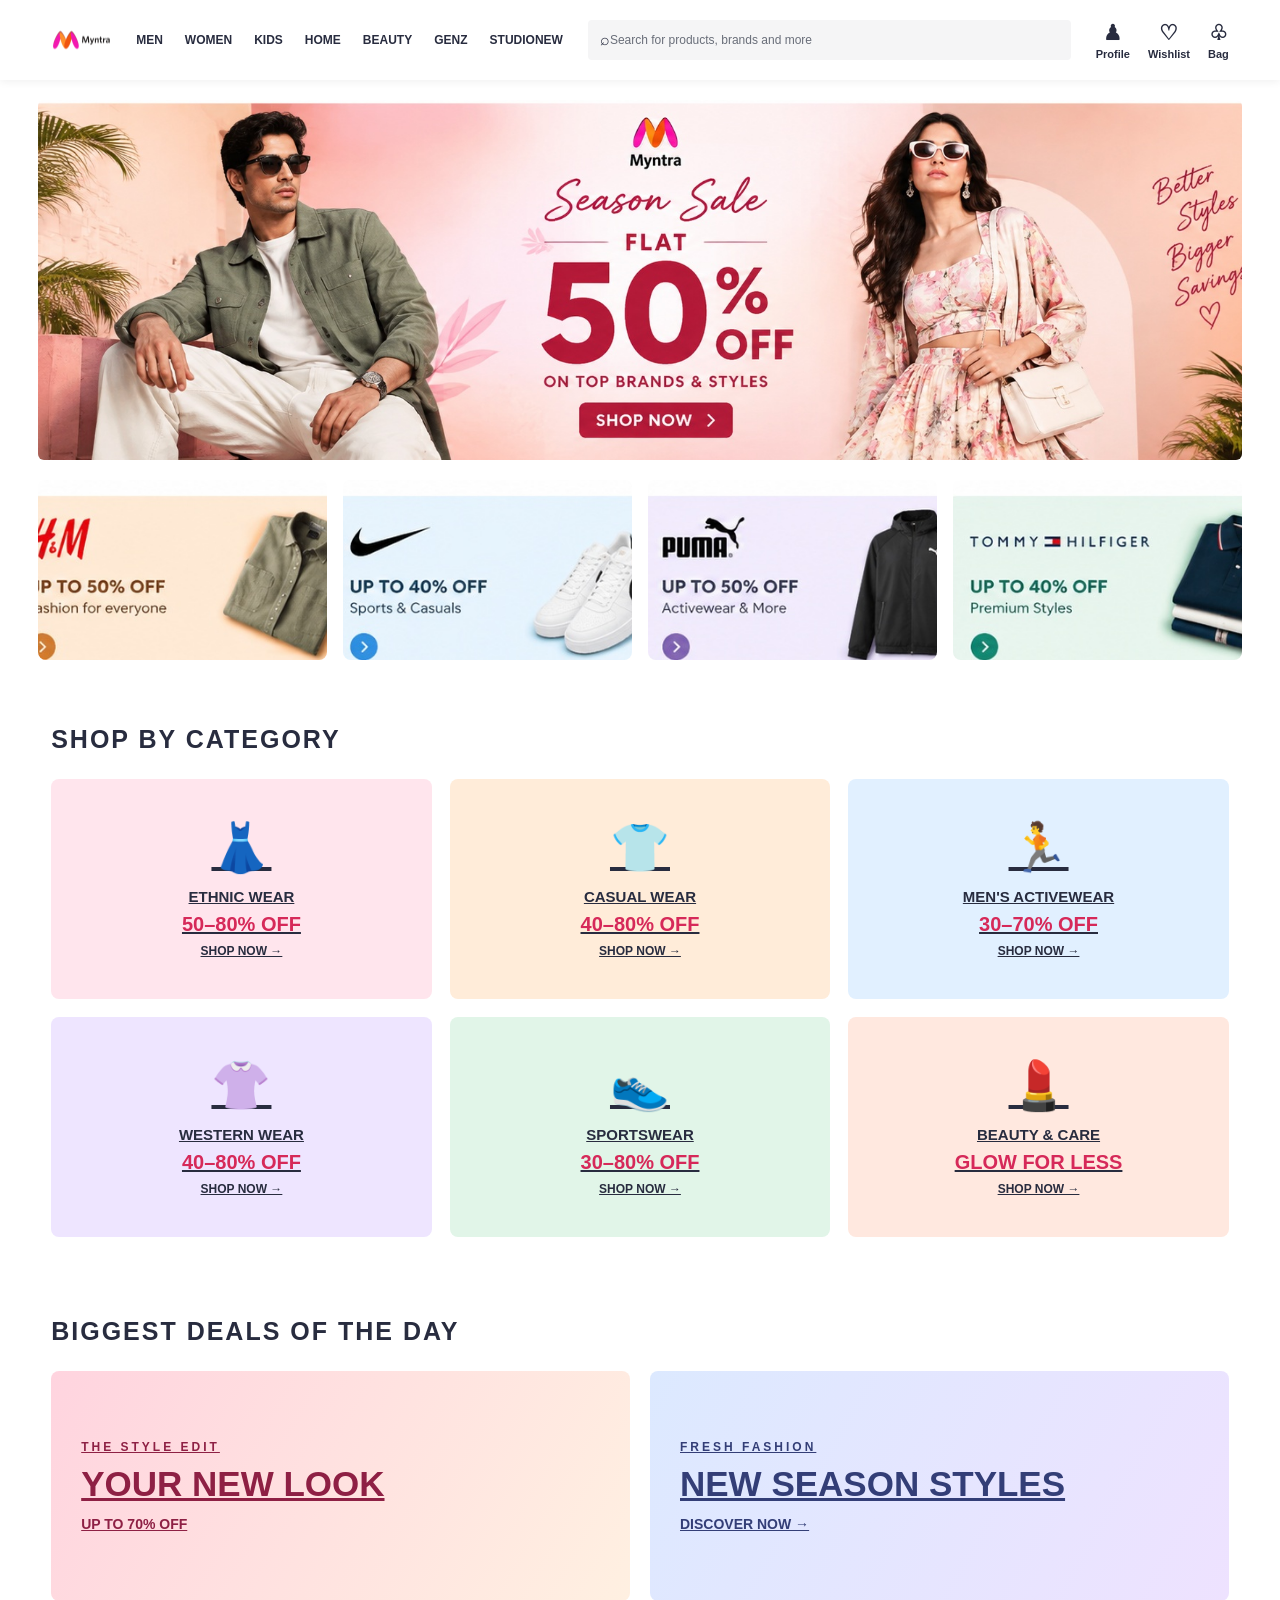
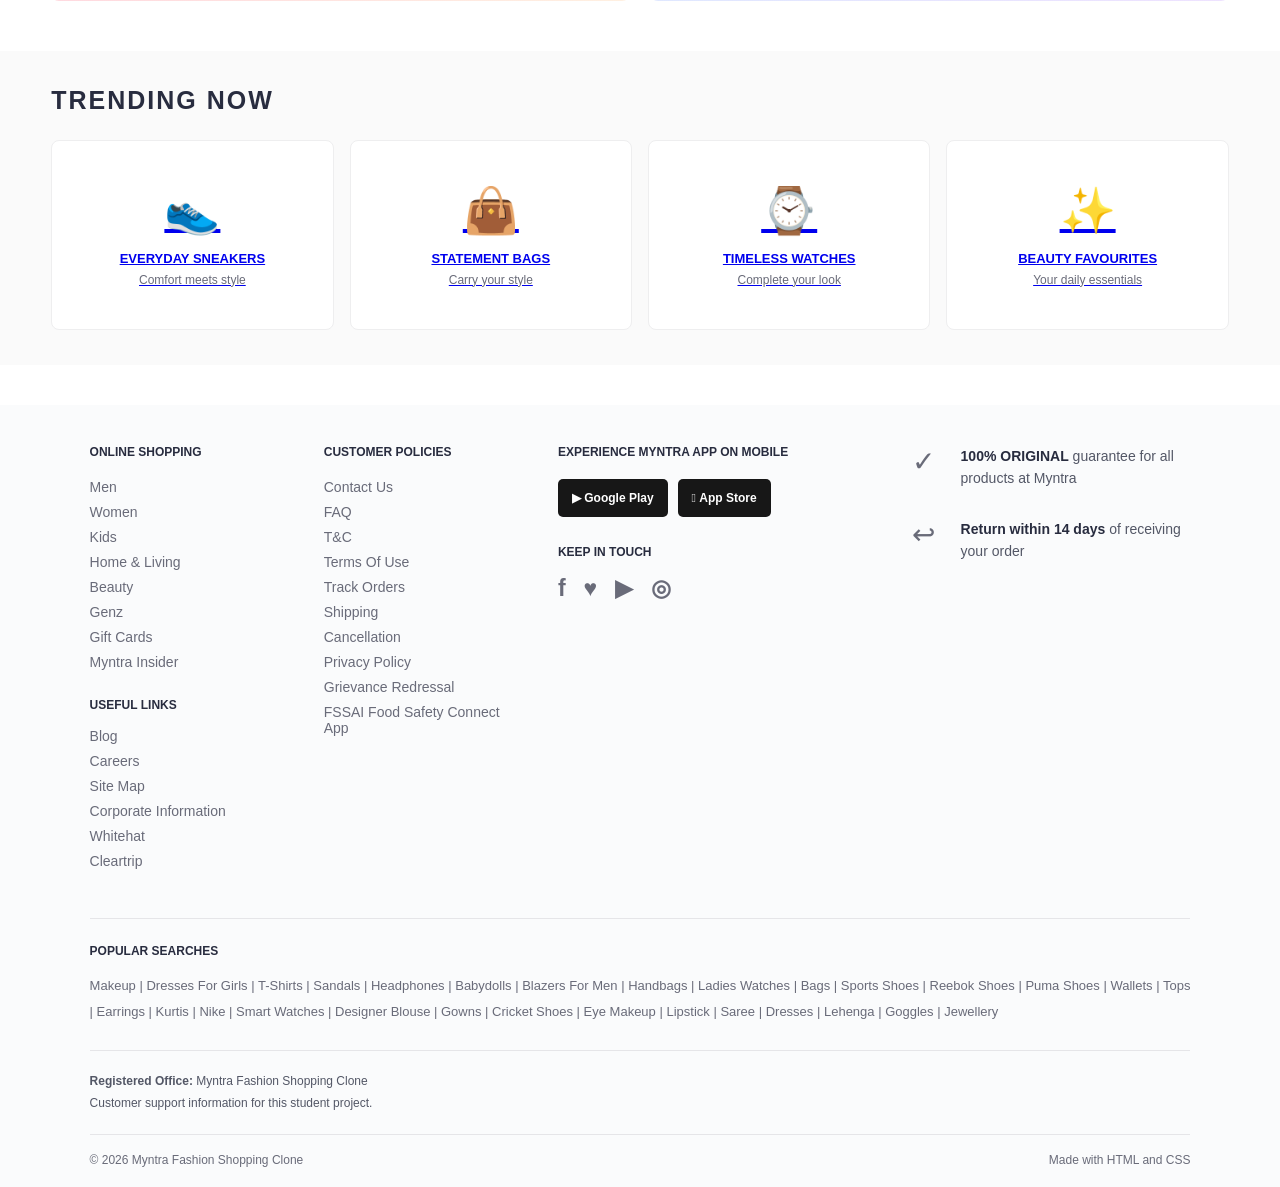
<file: myntra-clone/index.html>
<!DOCTYPE html>
<html lang="en">
<head>
    <meta charset="UTF-8">
    <meta name="viewport" content="width=device-width, initial-scale=1.0">
    <title>Myntra - Fashion Shopping</title>
    <link rel="stylesheet" href="style.css">
</head>
<body>

    <!-- Header -->
    <header class="header">
<a href="index.html" class="logo">
    <img src="assets/Myntra-Logo_1.svg" alt="Myntra Logo">
</a>

        <nav class="navigation">
            <a href="#">MEN</a>
            <a href="#">WOMEN</a>
            <a href="#">KIDS</a>
            <a href="#">HOME</a>
            <a href="#">BEAUTY</a>
            <a href="#">GENZ</a>
            <a href="#">STUDIO <span class="new-label">NEW</span></a>
        </nav>

        <div class="search-box">
            <span>⌕</span>
            <input
                type="text"
                placeholder="Search for products, brands and more"
            >
        </div>

        <div class="user-options">
            <a href="#" class="user-item">
                <span class="user-icon">♟</span>
                <span>Profile</span>
            </a>

            <a href="#" class="user-item">
                <span class="user-icon">♡</span>
                <span>Wishlist</span>
            </a>

            <a href="#" class="user-item">
                <span class="user-icon">♧</span>
                <span>Bag</span>
            </a>
        </div>

    </header>

    <!-- Main Content -->
    <main>

        <!-- Main Sale Banner -->
        <section class="main-sale-banner">
            <img
                src="assets/main-sale-banner.jpg"
                alt="Myntra Season Sale - Flat 50% Off"
            >
        </section>

        <!-- Brand Offer Cards -->
        <section class="brand-offers">

            <div class="offer-card">
                <img
                    src="assets/hm-offer-card.jpg"
                    alt="H&M Fashion Offers"
                >
            </div>

            <div class="offer-card">
                <img
                    src="assets/nike-offer-card.jpg"
                    alt="Nike Fashion Offers"
                >
            </div>

            <div class="offer-card">
                <img
                    src="assets/puma-offer-card.jpg"
                    alt="Puma Fashion Offers"
                >
            </div>

            <div class="offer-card">
                <img
                    src="assets/tommy-hilfiger-offer-card.jpg"
                    alt="Tommy Hilfiger Fashion Offers"
                >
            </div>

        </section>

    </main>

<!-- SHOP BY CATEGORY -->
<section class="extra-section" id="shop-category">
    <h2 class="section-heading">SHOP BY CATEGORY</h2>

    <div class="category-grid">
        <a href="#ethnic" class="category-card category-pink">
            <span class="category-icon">👗</span>
            <h3>ETHNIC WEAR</h3>
            <p>50–80% OFF</p>
            <strong>SHOP NOW →</strong>
        </a>

        <a href="#casual" class="category-card category-orange">
            <span class="category-icon">👕</span>
            <h3>CASUAL WEAR</h3>
            <p>40–80% OFF</p>
            <strong>SHOP NOW →</strong>
        </a>

        <a href="#activewear" class="category-card category-blue">
            <span class="category-icon">🏃</span>
            <h3>MEN'S ACTIVEWEAR</h3>
            <p>30–70% OFF</p>
            <strong>SHOP NOW →</strong>
        </a>

        <a href="#western" class="category-card category-purple">
            <span class="category-icon">👚</span>
            <h3>WESTERN WEAR</h3>
            <p>40–80% OFF</p>
            <strong>SHOP NOW →</strong>
        </a>

        <a href="#sportswear" class="category-card category-green">
            <span class="category-icon">👟</span>
            <h3>SPORTSWEAR</h3>
            <p>30–80% OFF</p>
            <strong>SHOP NOW →</strong>
        </a>

        <a href="#beauty" class="category-card category-peach">
            <span class="category-icon">💄</span>
            <h3>BEAUTY & CARE</h3>
            <p>GLOW FOR LESS</p>
            <strong>SHOP NOW →</strong>
        </a>
    </div>
</section>

<!-- EXTRA PROMOTIONAL BANNERS -->
<section class="extra-section">
    <h2 class="section-heading">BIGGEST DEALS OF THE DAY</h2>

    <div class="promo-grid">
        <a href="#deals" class="promo-banner promo-one">
            <p>THE STYLE EDIT</p>
            <h2>YOUR NEW LOOK</h2>
            <span>UP TO 70% OFF</span>
        </a>

        <a href="#fashion" class="promo-banner promo-two">
            <p>FRESH FASHION</p>
            <h2>NEW SEASON STYLES</h2>
            <span>DISCOVER NOW →</span>
        </a>
    </div>
</section>

<!-- TRENDING NOW -->
<section class="extra-section trending-section">
    <h2 class="section-heading">TRENDING NOW</h2>

    <div class="trending-grid">
        <a href="#shoes" class="trending-card">
            <div class="trending-icon">👟</div>
            <h3>EVERYDAY SNEAKERS</h3>
            <p>Comfort meets style</p>
        </a>

        <a href="#bags" class="trending-card">
            <div class="trending-icon">👜</div>
            <h3>STATEMENT BAGS</h3>
            <p>Carry your style</p>
        </a>

        <a href="#watches" class="trending-card">
            <div class="trending-icon">⌚</div>
            <h3>TIMELESS WATCHES</h3>
            <p>Complete your look</p>
        </a>

        <a href="#beauty-products" class="trending-card">
            <div class="trending-icon">✨</div>
            <h3>BEAUTY FAVOURITES</h3>
            <p>Your daily essentials</p>
        </a>
    </div>
</section>

   
<!-- Complete Myntra Footer -->
<footer class="myntra-footer">

    <div class="footer-container">

        <!-- Online Shopping -->
        <div class="footer-column">
            <h4>ONLINE SHOPPING</h4>
            <a href="#">Men</a>
            <a href="#">Women</a>
            <a href="#">Kids</a>
            <a href="#">Home & Living</a>
            <a href="#">Beauty</a>
            <a href="#">Genz</a>
            <a href="#">Gift Cards</a>
            <a href="#">Myntra Insider</a>

            <h4 class="footer-subheading">USEFUL LINKS</h4>
            <a href="#">Blog</a>
            <a href="#">Careers</a>
            <a href="#">Site Map</a>
            <a href="#">Corporate Information</a>
            <a href="#">Whitehat</a>
            <a href="#">Cleartrip</a>
        </div>

        <!-- Customer Policies -->
        <div class="footer-column">
            <h4>CUSTOMER POLICIES</h4>
            <a href="#">Contact Us</a>
            <a href="#">FAQ</a>
            <a href="#">T&C</a>
            <a href="#">Terms Of Use</a>
            <a href="#">Track Orders</a>
            <a href="#">Shipping</a>
            <a href="#">Cancellation</a>
            <a href="#">Privacy Policy</a>
            <a href="#">Grievance Redressal</a>
            <a href="#">FSSAI Food Safety Connect App</a>
        </div>

        <!-- App and Social Media -->
        <div class="footer-column footer-app">
            <h4>EXPERIENCE MYNTRA APP ON MOBILE</h4>

            <div class="app-buttons">
                <a href="#" class="app-button">
                    ▶ Google Play
                </a>
                <a href="#" class="app-button">
                     App Store
                </a>
            </div>

            <h4 class="footer-subheading">KEEP IN TOUCH</h4>

            <div class="social-links">
                <a href="#" aria-label="Facebook">f</a>
                <a href="#" aria-label="Twitter">♥</a>
                <a href="#" aria-label="YouTube">▶</a>
                <a href="#" aria-label="Instagram">◎</a>
            </div>
        </div>

        <!-- Guarantees -->
        <div class="footer-column footer-promises">
            <div class="promise">
                <span class="promise-icon">✓</span>
                <p>
                    <strong>100% ORIGINAL</strong> guarantee
                    for all products at Myntra
                </p>
            </div>

            <div class="promise">
                <span class="promise-icon">↩</span>
                <p>
                    <strong>Return within 14 days</strong>
                    of receiving your order
                </p>
            </div>
        </div>

    </div>

    <!-- Popular Searches -->
    <div class="popular-searches">
        <h4>POPULAR SEARCHES</h4>
        <p>
            Makeup | Dresses For Girls | T-Shirts | Sandals |
            Headphones | Babydolls | Blazers For Men | Handbags |
            Ladies Watches | Bags | Sports Shoes | Reebok Shoes |
            Puma Shoes | Wallets | Tops | Earrings | Kurtis |
            Nike | Smart Watches | Designer Blouse | Gowns |
            Cricket Shoes | Eye Makeup | Lipstick | Saree |
            Dresses | Lehenga | Goggles | Jewellery
        </p>
    </div>

    <!-- Contact Information -->
    <div class="footer-contact">
        <p><strong>Registered Office:</strong> Myntra Fashion Shopping Clone</p>
        <p>Customer support information for this student project.</p>
    </div>

    <!-- Copyright -->
    <div class="footer-bottom">
        <p>© 2026 Myntra Fashion Shopping Clone</p>
        <p>Made with HTML and CSS</p>
    </div>

</footer>

</body>
</html>
</file>
<file: myntra-clone/style.css>
/* Basic Reset */
* {
    margin: 0;
    padding: 0;
    box-sizing: border-box;
}

body {
    font-family: Arial, Helvetica, sans-serif;
    color: #282c3f;
    background-color: #ffffff;
}

/* Main Header */
.header {
    min-height: 80px;
    width: 100%;
    display: flex;
    align-items: center;
    padding: 0 4%;
    gap: 25px;
    background-color: #ffffff;
    box-shadow: 0 2px 8px rgba(0, 0, 0, 0.06);
}

/* Logo */
.logo {
    text-decoration: none;
    flex-shrink: 0;
}

.logo-symbol {
    display: flex;
    align-items: center;
    justify-content: center;
    width: 42px;
    height: 42px;
    border-radius: 8px;
    background: linear-gradient(135deg, #ff3f6c, #ff8c56);
    color: white;
    font-size: 28px;
    font-weight: 800;
}

/* Navigation */
.navigation {
    display: flex;
    align-items: center;
    align-self: stretch;
    gap: 22px;
    flex-shrink: 0;
}

.navigation a {
    display: flex;
    align-items: center;
    text-decoration: none;
    color: #282c3f;
    font-size: 12px;
    font-weight: 700;
    border-bottom: 3px solid transparent;
    padding-top: 3px;
}

.navigation a:hover {
    border-bottom-color: #ff3f6c;
}

.navigation sup {
    color: #ff3f6c;
    font-size: 8px;
    margin-left: 3px;
    align-self: center;
}

/* Search */
.search-box {
    height: 40px;
    display: flex;
    align-items: center;
    flex: 1;
    min-width: 150px;
    padding: 0 12px;
    background-color: #f5f5f6;
    border-radius: 4px;
}

.search-icon {
    color: #696e79;
    font-size: 23px;
    margin-right: 10px;
}

.search-box input {
    width: 100%;
    border: none;
    outline: none;
    background: transparent;
    color: #282c3f;
    font-size: 12px;
}

.search-box input::placeholder {
    color: #696e79;
}

/* User Options */
.user-options {
    display: flex;
    align-items: center;
    gap: 18px;
}

.user-item {
    display: flex;
    flex-direction: column;
    align-items: center;
    gap: 3px;
    color: #282c3f;
    font-size: 11px;
    font-weight: 600;
    text-decoration: none;
    white-space: nowrap;
}

.user-icon {
    font-size: 21px;
}
/* Sale Banner */
.sale-banner {
    min-height: 320px;
    display: flex;
    align-items: center;
    justify-content: center;
    text-align: center;
    padding: 40px 20px;
    background: linear-gradient(120deg, #fff0f4, #ffe0e9, #fff4ed);
}

.sale-label {
    color: #ff3f6c;
    font-size: 14px;
    font-weight: 700;
    letter-spacing: 4px;
}

.sale-content h1 {
    margin-top: 18px;
    color: #282c3f;
    font-size: 42px;
    font-weight: 800;
    letter-spacing: 2px;
}

.sale-description {
    margin-top: 14px;
    color: #535766;
    font-size: 16px;
}

.shop-button {
    display: inline-block;
    margin-top: 25px;
    padding: 13px 28px;
    background-color: #ff3f6c;
    color: white;
    text-decoration: none;
    font-size: 13px;
    font-weight: 700;
    letter-spacing: 1px;
    border-radius: 3px;
}

.shop-button:hover {
    background-color: #e8325c;
}

/* Responsive Layout */
@media (max-width: 1050px) {
    .header {
        flex-wrap: wrap;
        padding: 15px 4%;
        gap: 16px;
    }

    .navigation {
        gap: 14px;
    }

    .search-box {
        order: 3;
        flex-basis: 100%;
    }

    .user-options {
        margin-left: auto;
    }
}

@media (max-width: 600px) {
    .navigation {
        order: 3;
        width: 100%;
        overflow-x: auto;
        min-height: 35px;
    }

    .navigation a {
        font-size: 11px;
    }

    .header {
        gap: 12px;
    }

    .user-options {
        gap: 12px;
    }

    .welcome-section h1 {
        font-size: 23px;
    }
}
/* Main Fashion Sale Banner */
.main-sale-banner {
    width: 100%;
    padding: 20px 3%;
}

.main-sale-banner img {
    display: block;
    width: 100%;
    height: 360px;
    object-fit: cover;
    object-position: center;
    border-radius: 6px;
}
/* Brand Offer Cards */
.brand-offers {
    display: grid;
    grid-template-columns: repeat(4, minmax(0, 1fr));
    gap: 16px;
    padding: 0 3% 30px;
}

.offer-card {
    overflow: hidden;
    border-radius: 8px;
}

.offer-card img {
    display: block;
    width: 100%;
    height: 180px;
    object-fit: cover;
    transition: transform 0.3s ease;
}

.offer-card:hover img {
    transform: scale(1.04);
}

/* Responsive Design */
@media (max-width: 700px) {
    .brand-offers {
        grid-template-columns: repeat(2, minmax(0, 1fr));
    }

    .offer-card img {
        height: 140px;
    }
}

/* Brand Offer Cards */
.brand-offers {
    display: grid;
    grid-template-columns: repeat(4, minmax(0, 1fr));
    gap: 16px;
    padding: 0 3% 30px;
}

.offer-card {
    overflow: hidden;
    border-radius: 8px;
}

.offer-card img {
    display: block;
    width: 100%;
    height: 180px;
    object-fit: cover;
    transition: transform 0.3s ease;
}

.offer-card:hover img {
    transform: scale(1.04);
}

@media (max-width: 700px) {
    .brand-offers {
        grid-template-columns: repeat(2, minmax(0, 1fr));
    }

    .offer-card img {
        height: 140px;
    }
}

/* ===== MYNTRA FOOTER ===== */

.myntra-footer {
    background: #fafbfc;
    color: #535766;
    padding: 40px 7% 20px;
    margin-top: 40px;
    font-size: 14px;
}

.footer-container {
    display: grid;
    grid-template-columns: 1fr 1fr 1.6fr 1.4fr;
    gap: 35px;
    max-width: 1200px;
    margin: 0 auto 40px;
}

.footer-column h4,
.popular-searches h4 {
    color: #282c3f;
    font-size: 12px;
    font-weight: 800;
    margin-bottom: 20px;
}

.footer-column a {
    display: block;
    color: #696b79;
    text-decoration: none;
    margin-bottom: 9px;
    transition: color 0.2s;
}

.footer-column a:hover {
    color: #ff3f6c;
}

.footer-column .footer-subheading {
    margin-top: 28px;
    margin-bottom: 16px;
}

.app-buttons {
    display: flex;
    flex-wrap: wrap;
    gap: 10px;
    margin-bottom: 25px;
}

.footer-column .app-button {
    background: #171717;
    color: white;
    padding: 12px 14px;
    border-radius: 5px;
    font-size: 12px;
    font-weight: bold;
    margin: 0;
}

.social-links {
    display: flex;
    gap: 18px;
}

.footer-column .social-links a {
    color: #696b79;
    font-size: 23px;
    font-weight: bold;
}

.promise {
    display: flex;
    align-items: flex-start;
    gap: 14px;
    margin-bottom: 28px;
}

.promise-icon {
    font-size: 28px;
    color: #696b79;
    min-width: 35px;
}

.promise p {
    line-height: 1.6;
}

.promise strong {
    color: #282c3f;
}

.popular-searches {
    max-width: 1200px;
    margin: 0 auto;
    padding-top: 25px;
    border-top: 1px solid #e5e5e8;
}

.popular-searches h4 {
    margin-bottom: 15px;
}

.popular-searches p {
    line-height: 2;
    color: #696b79;
    font-size: 13px;
}

.footer-contact {
    max-width: 1200px;
    margin: 25px auto 0;
    padding: 20px 0;
    border-top: 1px solid #e5e5e8;
    font-size: 12px;
    line-height: 1.8;
}

.footer-bottom {
    max-width: 1200px;
    margin: 0 auto;
    padding-top: 18px;
    border-top: 1px solid #e5e5e8;
    display: flex;
    justify-content: space-between;
    gap: 15px;
    font-size: 12px;
    color: #696b79;
}

/* Responsive Footer */
@media (max-width: 900px) {
    .footer-container {
        grid-template-columns: repeat(2, minmax(0, 1fr));
    }
}

@media (max-width: 500px) {
    .myntra-footer {
        padding: 30px 5% 18px;
    }

    .footer-container {
        grid-template-columns: repeat(2, minmax(0, 1fr));
        gap: 28px 18px;
    }

    .footer-app,
    .footer-promises {
        grid-column: 1 / -1;
    }

    .footer-bottom {
        flex-direction: column;
    }
}

/* EXTRA HOMEPAGE SECTIONS */
.extra-section {
    padding: 35px 4%;
    margin-bottom: 10px;
}

.section-heading {
    font-size: 25px;
    font-weight: 800;
    letter-spacing: 2px;
    color: #282c3f;
    margin-bottom: 25px;
}

/* Category Cards */
.category-grid {
    display: grid;
    grid-template-columns: repeat(3, minmax(0, 1fr));
    gap: 18px;
}

.category-card {
    display: flex;
    flex-direction: column;
    align-items: center;
    justify-content: center;
    min-height: 220px;
    padding: 24px 12px;
    text-align: center;
    border-radius: 8px;
    color: #282c3f;
    transition: transform 0.25s, box-shadow 0.25s;
}

.category-card:hover,
.trending-card:hover {
    transform: translateY(-5px);
    box-shadow: 0 8px 22px #282c3f20;
}

.category-icon {
    font-size: 48px;
    margin-bottom: 12px;
}

.category-card h3 {
    font-size: 15px;
    margin-bottom: 8px;
}

.category-card p {
    color: #d62959;
    font-size: 20px;
    font-weight: 800;
    margin-bottom: 8px;
}

.category-card strong {
    font-size: 12px;
}

.category-pink { background: #ffe5ed; }
.category-orange { background: #ffecd9; }
.category-blue { background: #e1f0ff; }
.category-purple { background: #eee5ff; }
.category-green { background: #e1f5e8; }
.category-peach { background: #ffe8df; }

/* Promotional Banners */
.promo-grid {
    display: grid;
    grid-template-columns: repeat(2, minmax(0, 1fr));
    gap: 20px;
}

.promo-banner {
    display: flex;
    flex-direction: column;
    justify-content: center;
    min-height: 230px;
    padding: 30px;
    border-radius: 8px;
    overflow: hidden;
    transition: transform 0.25s;
}

.promo-banner:hover {
    transform: scale(1.015);
}

.promo-one {
    background: linear-gradient(120deg, #ffd4df, #fff0e1);
    color: #8e2044;
}

.promo-two {
    background: linear-gradient(120deg, #dce9ff, #eee2ff);
    color: #333e77;
}

.promo-banner p {
    font-size: 12px;
    font-weight: 800;
    letter-spacing: 3px;
    margin-bottom: 10px;
}

.promo-banner h2 {
    font-size: clamp(22px, 3vw, 35px);
    margin-bottom: 12px;
}

.promo-banner span {
    font-size: 14px;
    font-weight: 800;
}

/* Trending Cards */
.trending-section {
    background: #fafafa;
    margin-top: 15px;
    margin-bottom: 25px;
}

.trending-grid {
    display: grid;
    grid-template-columns: repeat(4, minmax(0, 1fr));
    gap: 16px;
}

.trending-card {
    display: flex;
    flex-direction: column;
    align-items: center;
    justify-content: center;
    min-height: 190px;
    padding: 20px 10px;
    background: white;
    border: 1px solid #eeeeef;
    border-radius: 8px;
    text-align: center;
    transition: transform 0.25s, box-shadow 0.25s;
}

.trending-icon {
    font-size: 45px;
    margin-bottom: 14px;
}

.trending-card h3 {
    font-size: 13px;
    margin-bottom: 7px;
}

.trending-card p {
    color: #696b79;
    font-size: 12px;
}

/* Mobile Layout */
@media (max-width: 700px) {
    .extra-section {
        padding: 25px 4%;
    }

    .section-heading {
        font-size: 20px;
        letter-spacing: 1px;
    }

    .category-grid {
        grid-template-columns: repeat(2, minmax(0, 1fr));
        gap: 12px;
    }

    .category-card {
        min-height: 180px;
    }

    .promo-grid {
        grid-template-columns: 1fr;
    }

    .promo-banner {
        min-height: 190px;
        padding: 24px;
    }

    .trending-grid {
        grid-template-columns: repeat(2, minmax(0, 1fr));
    }
}

/* Myntra Logo */
.brand-logo {
    display: flex;
    align-items: center;
    justify-content: center;
    flex-shrink: 0;
}

.brand-logo img {
    display: block;
    width: 45px;
    height: 45px;
    object-fit: contain;
}
.logo {
    display: flex;
    align-items: center;
    justify-content: center;
    background: transparent;
    padding: 0;
    width: 60px;
    height: 45px;
}

.logo img {
    display: block;
    width: 100%;
    height: 100%;
    object-fit: contain;
}
</file>
